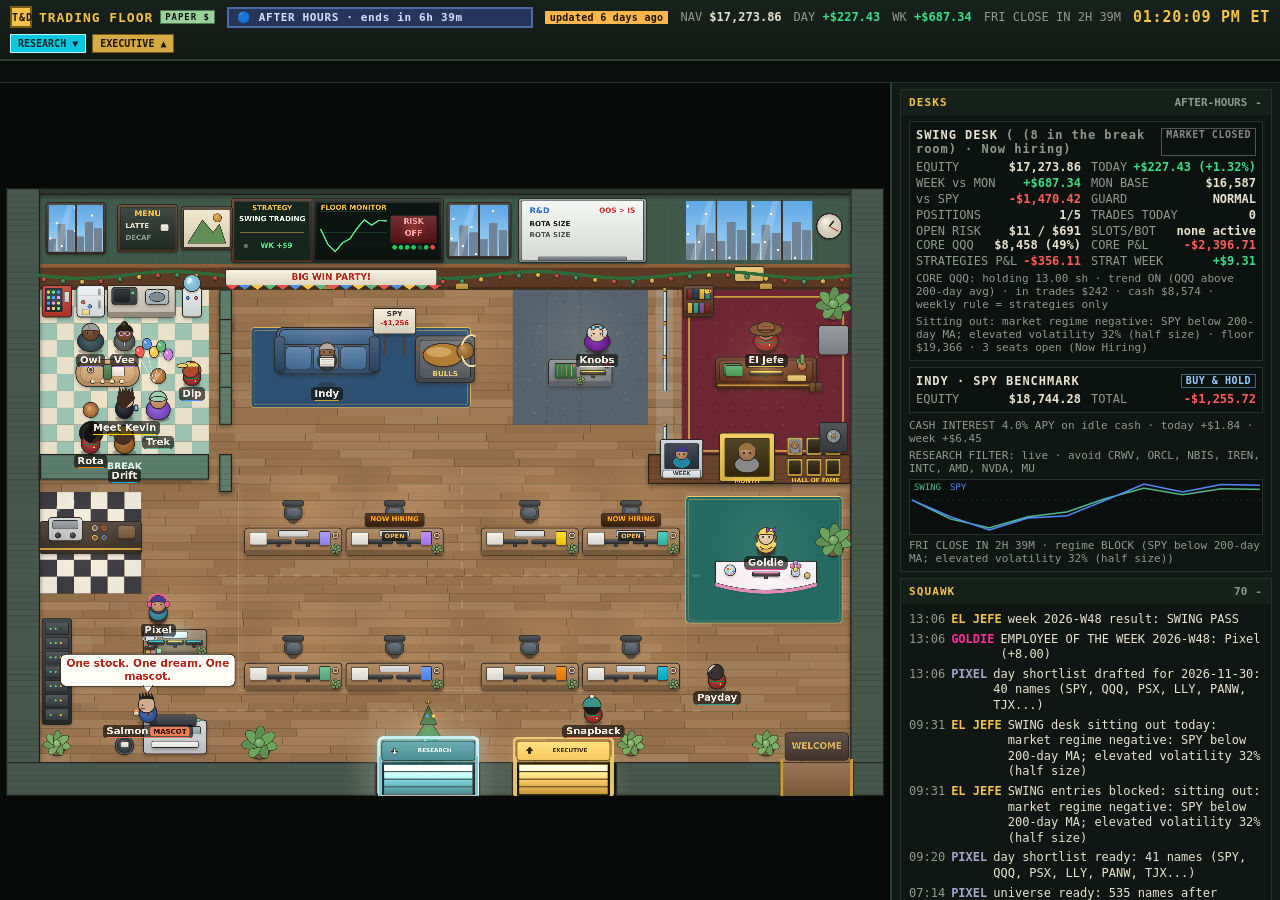
<file: index.html>
<!doctype html>
<html lang="en">
<head>
<script>/* deep link: #b1 or ?floor=b1 opens Research Inc. B1 */ if (location.hash.toLowerCase() === "#b1" || /[?&]floor=b1\b/i.test(location.search)) location.replace("b1.html"); addEventListener("hashchange", function () { if (location.hash.toLowerCase() === "#b1") location.replace("b1.html"); });</script>
<meta charset="utf-8">
<meta name="viewport" content="width=device-width,initial-scale=1,viewport-fit=cover">
<meta name="theme-color" content="#0d1210">
<meta name="apple-mobile-web-app-capable" content="yes">
<meta name="mobile-web-app-capable" content="yes">
<meta name="apple-mobile-web-app-status-bar-style" content="black-translucent">
<link rel="icon" href="data:,">
<link rel="stylesheet" href="elevator_glow.css?v=glow1">
<title>Tendies and Dip - Trading Floor (paper money)</title>
<style>
:root{--bg:#0d1210;--panel:#121a17;--line:#24332c;--ink:#e8e2cf;--dim:#8f9a8f;--gold:#f2c14e;--silver:#c9d1d9;--up:#3ddc84;--dn:#ff5c5c;--amber:#ffb84d;
  --mono:ui-monospace,"SF Mono",Menlo,Consolas,"DejaVu Sans Mono","Liberation Mono",monospace}
*{box-sizing:border-box}
html,body{margin:0;background:var(--bg);color:var(--ink);font-family:var(--mono);font-size:12px;-webkit-text-size-adjust:100%}
a{color:var(--gold)}
#top{position:sticky;top:0;z-index:20;display:flex;flex-wrap:wrap;align-items:center;gap:6px 12px;padding:6px 10px;
  padding-top:max(6px,env(safe-area-inset-top));padding-left:max(10px,env(safe-area-inset-left));padding-right:max(10px,env(safe-area-inset-right));
  background:linear-gradient(#18221d,#111915);border-bottom:2px solid #2d3f35}
.brand{display:flex;align-items:center;gap:7px;font-weight:800;letter-spacing:.08em;white-space:nowrap}
.logo{display:inline-grid;place-items:center;width:22px;height:22px;background:var(--gold);color:#1a1205;border:2px solid #7a5a12;font-size:10px;font-weight:900}
.brand b{color:var(--gold);font-size:13px}
.paper{font-size:9px;color:#111;background:#9ad19a;padding:1px 4px;border:1px solid #4c7a4c}
.pill{font-weight:800;letter-spacing:.06em;padding:2px 8px;border:2px solid;font-size:11px;white-space:nowrap}
.pill.live{color:#fff;background:#1a7a3c;border-color:#3ddc84}.pill.pre{color:#1b1200;background:var(--amber);border-color:#ffe0a3}
.pill.after{color:#cfe1ff;background:#26365a;border-color:#4c6aa8}.pill.closed{color:#bbb;background:#2a2a2a;border-color:#555}
#mkt{flex:1 1 auto;min-width:0;max-width:100%;overflow:hidden;text-overflow:ellipsis}
.age{font-size:10px;color:#9fb8a8;white-space:nowrap;letter-spacing:.03em}.age.stale{color:#1b1200;background:#ffb74d;padding:1px 5px;font-weight:800}
.stats{display:flex;gap:12px;flex-wrap:wrap;color:var(--dim);white-space:nowrap}.stats b{color:var(--ink)}
#clock{margin-left:auto;font-weight:800;font-size:15px;color:var(--gold);letter-spacing:.05em;white-space:nowrap}
.up{color:var(--up)!important}.dn{color:var(--dn)!important}.mut{color:var(--dim)}
#ticker{overflow:hidden;white-space:nowrap;background:#0a0f0d;border-bottom:1px solid var(--line);height:22px;line-height:22px;font-weight:700}
#tickInner{display:inline-block;padding-left:100%;animation:tick 60s linear infinite}
#tickInner span{margin-right:22px}
@keyframes tick{from{transform:translateX(0)}to{transform:translateX(-100%)}}
#main{display:block}
#floorWrap{position:relative;background:#070a09;display:flex;justify-content:center;align-items:center;overflow:hidden}
#floorWrap.zoomed{justify-content:flex-start;overflow-x:auto;-webkit-overflow-scrolling:touch}
#cv{display:block;image-rendering:pixelated;image-rendering:crisp-edges;touch-action:manipulation;cursor:pointer;flex:none}
#floorBtns{position:static;display:flex;flex-wrap:wrap;align-items:center;gap:6px;flex:0 0 auto}   /* floor + zoom buttons live in the header now: nothing overlays the scene */
#floorBtns button{font:inherit;font-size:10px;font-weight:800;color:var(--ink);background:#1b2722cc;border:1px solid #3a5045;padding:3px 7px}
#panel{background:var(--panel);padding:6px 8px 20px;padding-left:max(8px,env(safe-area-inset-left));padding-right:max(8px,env(safe-area-inset-right));
  padding-bottom:max(20px,env(safe-area-inset-bottom))}
details{border:1px solid var(--line);background:#0f1613;margin:0 0 6px}
summary{cursor:pointer;list-style:none;padding:6px 8px;font-weight:800;letter-spacing:.1em;color:var(--gold);background:#16201b;display:flex;justify-content:space-between;align-items:center;font-size:11px}
summary::-webkit-details-marker{display:none}
summary::after{content:"+";color:var(--dim)}details[open]>summary::after{content:"-"}
summary .cnt{color:var(--dim);font-weight:600;letter-spacing:0;margin-left:auto;margin-right:8px}
.sec{padding:6px 8px}
.desk{border:1px solid var(--line);padding:6px;margin-bottom:6px;background:#0c120f}
.desk h4{margin:0 0 4px;display:flex;justify-content:space-between;font-size:12px;letter-spacing:.08em}
.grid2{display:grid;grid-template-columns:1fr 1fr;gap:2px 10px}
.kv{display:flex;justify-content:space-between;gap:6px;white-space:nowrap}.kv span:first-child{color:var(--dim)}
.badge{display:inline-block;padding:0 4px;font-size:10px;font-weight:800;border:1px solid;letter-spacing:.05em;white-space:nowrap}
.b-trade{color:#0b1;border-color:#2a6}.b-sit{color:var(--amber);border-color:#a77a2a}.b-bench{color:#ff8a8a;border-color:#a44}
.b-hold{color:#9cf;border-color:#468}.b-home{color:#888;border-color:#555}.b-act{color:var(--up);border-color:#2a6}
.gate{margin-top:4px;color:var(--dim);font-size:11px}
canvas.spark{width:100%;height:56px;display:block;background:#0a0f0d;border:1px solid var(--line);margin-top:4px}
.row{display:flex;gap:6px;align-items:center;padding:3px 0;border-bottom:1px dotted #1f2b25}
.row:last-child{border-bottom:0}
.sw{width:10px;height:10px;flex:none;border:1px solid #000}
.nm{font-weight:800;min-width:56px}
.grow{flex:1;min-width:0;overflow:hidden;text-overflow:ellipsis;white-space:nowrap}
.r{text-align:right;white-space:nowrap}
.sq{display:flex;gap:6px;padding:2px 0;line-height:1.3}.sq .t{color:var(--dim);flex:none}.sq .w{font-weight:800;flex:none}.sq .m{flex:1;min-width:0}
.sq.amb{opacity:.55;font-style:italic}
table{width:100%;border-collapse:collapse}td,th{padding:2px 3px;text-align:left;white-space:nowrap}th{color:var(--dim);font-weight:600;border-bottom:1px solid var(--line)}
td.n,th.n{text-align:right}
.lb .row .rank{width:16px;color:var(--dim)}
.medal{display:inline-block;width:12px;height:12px;border-radius:50%;border:2px solid;vertical-align:-2px;margin-right:4px}
.medal.s{background:#dfe6ee;border-color:#8b97a5}.medal.g{background:#ffd54a;border-color:#a87b00}
.hof{display:flex;gap:6px;flex-wrap:wrap;margin-top:4px}.hof span{border:2px solid #a87b00;background:#2a210a;padding:1px 5px;color:var(--gold)}
.watch{color:#9fd3ff}
footer{color:var(--dim);font-size:10px;padding:8px 2px;line-height:1.5}
#card{position:fixed;z-index:50;left:50%;bottom:max(12px,env(safe-area-inset-bottom));transform:translateX(-50%);width:min(380px,calc(100vw - 20px));max-height:70vh;overflow:auto;
  background:#fbf3dc;color:#1d1a12;border:3px solid #1d1a12;box-shadow:5px 5px 0 #000;padding:10px 12px;font-size:12px;line-height:1.4}
#card.hidden{display:none}#card h3{margin:0 0 4px;font-size:15px}#card .x{position:absolute;right:8px;top:4px;font-weight:900;cursor:pointer;font-size:16px}
#card .mut{color:#6b6450}#card table th{color:#6b6450;border-color:#c9bd9a}
/* side by side on landscape / desktop */
@media (min-width:760px) and (min-aspect-ratio:1/1){
  html,body{height:100%;overflow:hidden}
  body{display:flex;flex-direction:column}
  #main{flex:1;min-height:0;display:grid;grid-template-columns:minmax(0,1fr) 390px}
  #floorWrap{height:100%}
  #panel{overflow-y:auto;border-left:2px solid #2d3f35;height:100%}
  #zoomBtn{display:none}
}
@media (max-width:520px){#top{gap:4px 10px}.stats{gap:9px;font-size:11px}#clock{font-size:13px}.brand b{font-size:12px}
  #mkt{flex:1 1 auto;font-size:10px;letter-spacing:.04em;white-space:nowrap;text-align:center}.age{font-size:9px}}
</style>
</head>
<body>
<header id="top">
  <div class="brand"><span class="logo">T&amp;D</span><b>TRADING FLOOR</b><span class="paper">PAPER $</span></div>
  <span id="mkt" class="pill closed" title="US stock market hours (ET)">CLOSED</span>
  <span id="age" class="age">loading...</span>
  <div class="stats"><span>NAV <b id="nav">-</b></span><span>DAY <b id="dpl">-</b></span><span>WK <b id="wpl">-</b></span><span id="fri" class="mut"></span></div>
  <span id="clock">--:--:-- ET</span>
  <div id="floorBtns"><button id="b1Btn" type="button" title="Stairs down to Research" style="color:#03262c;background:#00e5ffdd;border-color:#bff8ff">RESEARCH &#9660;</button><button id="phBtn" type="button" title="Stairs up to Executive" style="color:#1a1205;background:#f2c14edd;border-color:#7a5a12">EXECUTIVE &#9650;</button><button id="zoomBtn" type="button">ZOOM</button></div>
</header>
<div id="ticker"><div id="tickInner">loading tape...</div></div>
<div id="main">
  <section id="floorWrap"><canvas id="cv" width="416" height="288" aria-label="Trading floor"></canvas></section>
  <aside id="panel">
    <details open id="s-desks"><summary>DESKS <span class="cnt" id="c-desks"></span></summary><div class="sec" id="desks"></div></details>
    <details open id="s-squawk"><summary>SQUAWK <span class="cnt" id="c-squawk"></span></summary><div class="sec" id="squawk"></div></details>
    <details open id="s-chat"><summary>OFFICE CHATTER <span class="cnt" id="c-chat"></span></summary><div class="sec" id="chat"></div></details>
    <details open id="s-ri"><summary>RESEARCH INC. (FLOOR BELOW) <span class="cnt" id="c-ri"></span></summary><div class="sec" id="ri"></div></details>
    <details open id="s-roster"><summary>ROSTER <span class="cnt" id="c-roster"></span></summary><div class="sec" id="roster"></div></details>
    <details open id="s-uni"><summary>UNIVERSE <span class="cnt" id="c-uni"></span></summary><div class="sec" id="uni"></div></details>
    <details open id="s-pos"><summary>POSITIONS &amp; WATCHLIST <span class="cnt" id="c-pos"></span></summary><div class="sec" id="pos"></div></details>
    <details open id="s-trades"><summary>RECENT TRADES <span class="cnt" id="c-trades"></span></summary><div class="sec" id="trades"></div></details>
    <details open id="s-awards"><summary>AWARDS & PROMOTIONS</summary><div class="sec lb" id="awards"></div></details>
    <details id="s-rd"><summary>R&amp;D: KNOBS + QUALIFICATION</summary><div class="sec" id="rd"></div></details>
    <footer><a id="b1Link" href="b1.html?v=exec5" style="color:#00e5ff;font-weight:800">&#9660; Research</a> &middot; <a id="phLink" href="top.html?v=exec5" style="color:#f2c14e;font-weight:800">&#9650; Executive</a> &middot; Simulated money only. Deterministic engine, zero tokens; this page just reads <code>state.json</code> (every 3 s live, every ~45 s on the always-on github.io copy).
      <br><span id="upd"></span></footer>
  </aside>
</div>
<div id="card" class="hidden"><span class="x" id="cardX">&times;</span><div id="cardBody"></div></div>
<script src="promo.js?v=promo1"></script>
<script src="floor2d.js?v=exec5"></script>
<script src="social.js?v=pelosi1"></script>
<script src="seasons.js?v=pelosi1"></script>
<script src="universe_panel.js?v=deskb1"></script>
<script src="rim_common.js?v=pelosi1"></script>
<script src="rim_floor.js?v=exec5"></script>
<script src="office_life.js?v=h2"></script>
<script src="exec_clock.js?v=pelosi1"></script>
<script src="exec_main.js?v=exec5"></script>
<script src="salmon.js?v=salmon2"></script>
</body>
</html>
</file>
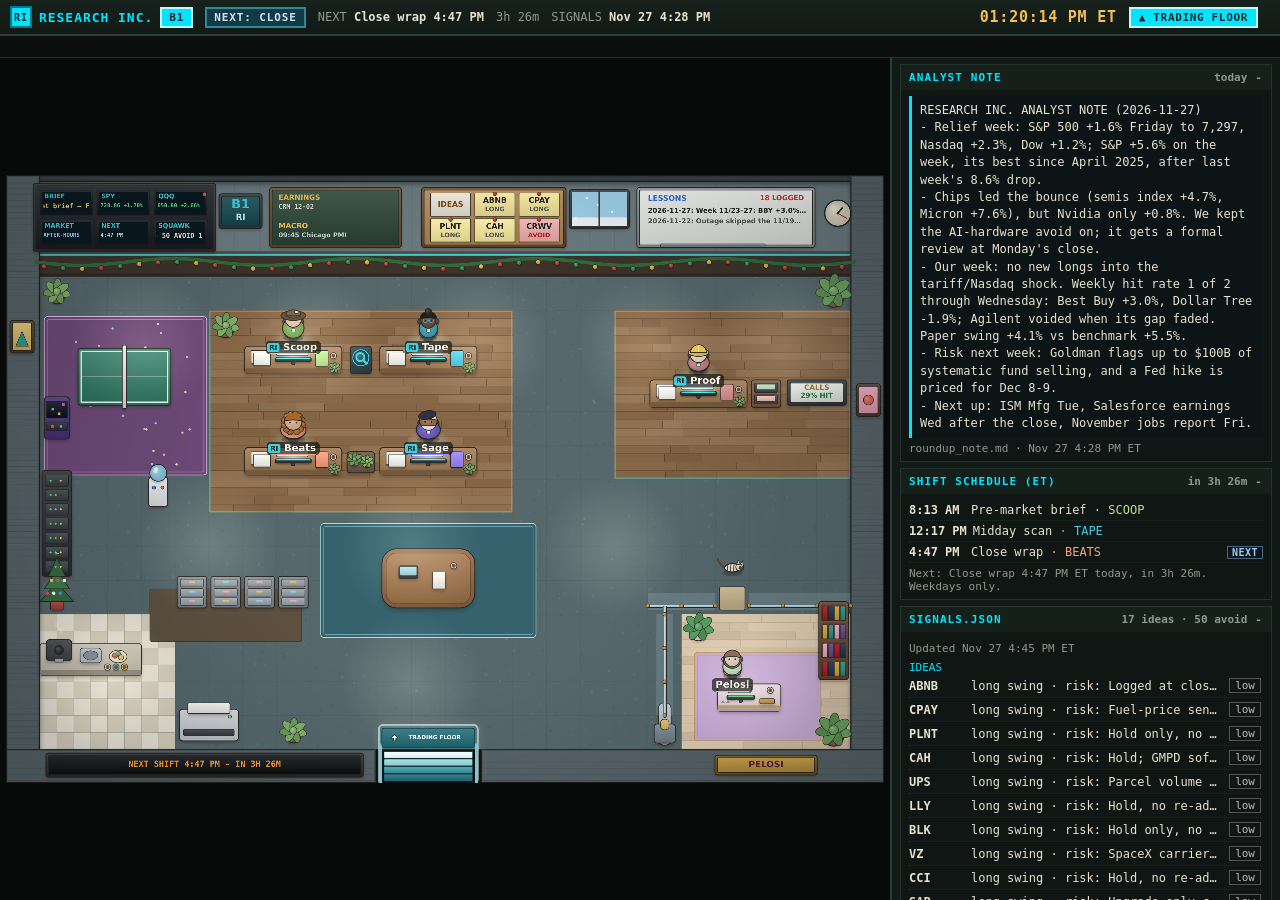
<file: b1.html>
<!doctype html>
<html lang="en">
<head>
<meta charset="utf-8">
<meta name="viewport" content="width=device-width,initial-scale=1,viewport-fit=cover">
<meta name="theme-color" content="#0b1214">
<meta name="apple-mobile-web-app-capable" content="yes">
<meta name="mobile-web-app-capable" content="yes">
<meta name="apple-mobile-web-app-status-bar-style" content="black-translucent">
<link rel="icon" href="data:,">
<link rel="stylesheet" href="elevator_glow.css?v=glow1">
<title>Research Inc. - B1 (one floor below the trading floor)</title>
<style>
:root{--bg:#0d1210;--panel:#121a17;--line:#24332c;--ink:#e8e2cf;--dim:#8f9a8f;--gold:#f2c14e;--silver:#c9d1d9;--up:#3ddc84;--dn:#ff5c5c;--amber:#ffb84d;
  --mono:ui-monospace,"SF Mono",Menlo,Consolas,"DejaVu Sans Mono","Liberation Mono",monospace}
*{box-sizing:border-box}
html,body{margin:0;background:var(--bg);color:var(--ink);font-family:var(--mono);font-size:12px;-webkit-text-size-adjust:100%}
a{color:var(--gold)}
#top{position:sticky;top:0;z-index:20;display:flex;flex-wrap:wrap;align-items:center;gap:6px 12px;padding:6px 10px;
  padding-top:max(6px,env(safe-area-inset-top));padding-left:max(10px,env(safe-area-inset-left));padding-right:max(10px,env(safe-area-inset-right));
  background:linear-gradient(#18221d,#111915);border-bottom:2px solid #2d3f35}
.brand{display:flex;align-items:center;gap:7px;font-weight:800;letter-spacing:.08em;white-space:nowrap}
.logo{display:inline-grid;place-items:center;width:22px;height:22px;background:var(--gold);color:#1a1205;border:2px solid #7a5a12;font-size:10px;font-weight:900}
.brand b{color:var(--gold);font-size:13px}
.paper{font-size:9px;color:#111;background:#9ad19a;padding:1px 4px;border:1px solid #4c7a4c}
.pill{font-weight:800;letter-spacing:.08em;padding:2px 7px;border:2px solid;font-size:11px;white-space:nowrap}
.pill.live{color:#fff;background:#c0202a;border-color:#ff6b6b}.pill.pre{color:#1b1200;background:var(--amber);border-color:#ffe0a3}
.pill.after{color:#cfe1ff;background:#26365a;border-color:#4c6aa8}.pill.closed{color:#bbb;background:#2a2a2a;border-color:#555}
.stats{display:flex;gap:12px;flex-wrap:wrap;color:var(--dim);white-space:nowrap}.stats b{color:var(--ink)}
#clock{margin-left:auto;font-weight:800;font-size:15px;color:var(--gold);letter-spacing:.05em;white-space:nowrap}
.up{color:var(--up)!important}.dn{color:var(--dn)!important}.mut{color:var(--dim)}
#ticker{overflow:hidden;white-space:nowrap;background:#0a0f0d;border-bottom:1px solid var(--line);height:22px;line-height:22px;font-weight:700}
#tickInner{display:inline-block;padding-left:100%;animation:tick 60s linear infinite}
#tickInner span{margin-right:22px}
@keyframes tick{from{transform:translateX(0)}to{transform:translateX(-100%)}}
#main{display:block}
#floorWrap{position:relative;background:#070a09;display:flex;justify-content:center;align-items:center;overflow:hidden}
#floorWrap.zoomed{justify-content:flex-start;overflow-x:auto;-webkit-overflow-scrolling:touch}
#cv{display:block;image-rendering:pixelated;image-rendering:crisp-edges;touch-action:manipulation;cursor:pointer;flex:none}
#floorBtns{position:static;display:flex;flex-wrap:wrap;align-items:center;gap:6px;flex:0 0 auto}   /* floor + zoom buttons live in the header now: nothing overlays the scene */
#floorBtns button{font:inherit;font-size:10px;font-weight:800;color:var(--ink);background:#1b2722cc;border:1px solid #3a5045;padding:3px 7px}
#panel{background:var(--panel);padding:6px 8px 20px;padding-left:max(8px,env(safe-area-inset-left));padding-right:max(8px,env(safe-area-inset-right));
  padding-bottom:max(20px,env(safe-area-inset-bottom))}
details{border:1px solid var(--line);background:#0f1613;margin:0 0 6px}
summary{cursor:pointer;list-style:none;padding:6px 8px;font-weight:800;letter-spacing:.1em;color:var(--gold);background:#16201b;display:flex;justify-content:space-between;align-items:center;font-size:11px}
summary::-webkit-details-marker{display:none}
summary::after{content:"+";color:var(--dim)}details[open]>summary::after{content:"-"}
summary .cnt{color:var(--dim);font-weight:600;letter-spacing:0;margin-left:auto;margin-right:8px}
.sec{padding:6px 8px}
.desk{border:1px solid var(--line);padding:6px;margin-bottom:6px;background:#0c120f}
.desk h4{margin:0 0 4px;display:flex;justify-content:space-between;font-size:12px;letter-spacing:.08em}
.grid2{display:grid;grid-template-columns:1fr 1fr;gap:2px 10px}
.kv{display:flex;justify-content:space-between;gap:6px;white-space:nowrap}.kv span:first-child{color:var(--dim)}
.badge{display:inline-block;padding:0 4px;font-size:10px;font-weight:800;border:1px solid;letter-spacing:.05em;white-space:nowrap}
.b-trade{color:#0b1;border-color:#2a6}.b-sit{color:var(--amber);border-color:#a77a2a}.b-bench{color:#ff8a8a;border-color:#a44}
.b-hold{color:#9cf;border-color:#468}.b-home{color:#888;border-color:#555}.b-act{color:var(--up);border-color:#2a6}
.gate{margin-top:4px;color:var(--dim);font-size:11px}
canvas.spark{width:100%;height:56px;display:block;background:#0a0f0d;border:1px solid var(--line);margin-top:4px}
.row{display:flex;gap:6px;align-items:center;padding:3px 0;border-bottom:1px dotted #1f2b25}
.row:last-child{border-bottom:0}
.sw{width:10px;height:10px;flex:none;border:1px solid #000}
.nm{font-weight:800;min-width:56px}
.grow{flex:1;min-width:0;overflow:hidden;text-overflow:ellipsis;white-space:nowrap}
.r{text-align:right;white-space:nowrap}
.sq{display:flex;gap:6px;padding:2px 0;line-height:1.3}.sq .t{color:var(--dim);flex:none}.sq .w{font-weight:800;flex:none}.sq .m{flex:1;min-width:0}
.sq.amb{opacity:.55;font-style:italic}
table{width:100%;border-collapse:collapse}td,th{padding:2px 3px;text-align:left;white-space:nowrap}th{color:var(--dim);font-weight:600;border-bottom:1px solid var(--line)}
td.n,th.n{text-align:right}
.lb .row .rank{width:16px;color:var(--dim)}
.medal{display:inline-block;width:12px;height:12px;border-radius:50%;border:2px solid;vertical-align:-2px;margin-right:4px}
.medal.s{background:#dfe6ee;border-color:#8b97a5}.medal.g{background:#ffd54a;border-color:#a87b00}
.hof{display:flex;gap:6px;flex-wrap:wrap;margin-top:4px}.hof span{border:2px solid #a87b00;background:#2a210a;padding:1px 5px;color:var(--gold)}
.watch{color:#9fd3ff}
footer{color:var(--dim);font-size:10px;padding:8px 2px;line-height:1.5}
#card{position:fixed;z-index:50;left:50%;bottom:max(12px,env(safe-area-inset-bottom));transform:translateX(-50%);width:min(380px,calc(100vw - 20px));max-height:70vh;overflow:auto;
  background:#fbf3dc;color:#1d1a12;border:3px solid #1d1a12;box-shadow:5px 5px 0 #000;padding:10px 12px;font-size:12px;line-height:1.4}
#card.hidden{display:none}#card h3{margin:0 0 4px;font-size:15px}#card .x{position:absolute;right:8px;top:4px;font-weight:900;cursor:pointer;font-size:16px}
#card .mut{color:#6b6450}#card table th{color:#6b6450;border-color:#c9bd9a}
/* side by side on landscape / desktop */
@media (min-width:760px) and (min-aspect-ratio:1/1){
  html,body{height:100%;overflow:hidden}
  body{display:flex;flex-direction:column}
  #main{flex:1;min-height:0;display:grid;grid-template-columns:minmax(0,1fr) 390px}
  #floorWrap{height:100%}
  #panel{overflow-y:auto;border-left:2px solid #2d3f35;height:100%}
  #zoomBtn{display:none}
}
@media (max-width:520px){#top{gap:4px 10px}.stats{gap:9px;font-size:11px}#clock{font-size:13px}.brand b{font-size:12px}}

/* ---- Research Inc. B1 additions (cyan RI accent) */
:root{--ri:#00e5ff}
#upBtn2{display:none}   /* header already has the ▲ TRADING FLOOR link; the duplicate stays in the DOM for b1.js */
.logo.ri{background:var(--ri);color:#03262c;border-color:#007a88}
.brand b.ri{color:var(--ri)}
.pill.b1{color:#03262c;background:var(--ri);border-color:#bff8ff}
.pill.shift{color:#cfe1ff;background:#123a44;border-color:#2a8a99}
summary{color:var(--ri)}
.upbtn{font:inherit;font-weight:800;font-size:11px;letter-spacing:.06em;color:#03262c;background:var(--ri);border:2px solid #bff8ff;padding:2px 8px;cursor:pointer;white-space:nowrap;text-decoration:none}
#floorBtns button.up{color:#03262c;background:#00e5ffdd;border-color:#bff8ff}
#floorBtns #upBtn2.up{color:#03262c!important}   /* beat the global .up green so the label reads on cyan (WCAG AA) */
.note{white-space:pre-wrap;line-height:1.45;background:#0c1416;border-left:3px solid var(--ri);padding:6px 8px}
.chip{display:inline-block;padding:0 5px;margin:1px 2px 1px 0;border:1px solid #2a5a62;color:#bff8ff;font-size:11px}
.chip.av{border-color:#a44;color:#ff9a9a}.chip.h{border-color:#2a6;color:#7ee2a8}.chip.m{border-color:#a77a2a;color:var(--amber)}.chip.l{border-color:#555;color:#bbb}
.brief{border:1px solid var(--line);padding:5px 6px;margin-bottom:5px;cursor:pointer;background:#0c1210}
.brief:hover{border-color:var(--ri)}
.brief .hd{font-weight:800;color:var(--ink)}.brief .pv{color:var(--dim);white-space:nowrap;overflow:hidden;text-overflow:ellipsis}
.oc{font-weight:800;font-size:10px;padding:0 4px;border:1px solid}.oc.open{color:#9cf;border-color:#468}.oc.hit{color:var(--up);border-color:#2a6}.oc.miss{color:var(--dn);border-color:#a44}.oc.other{color:#bbb;border-color:#555}
.empty{color:var(--dim);font-style:italic}
.wrap{white-space:normal}
#modal{position:fixed;inset:0;z-index:60;background:rgba(0,0,0,.6);display:flex;align-items:center;justify-content:center;padding:10px}
#modal.hidden{display:none}
#modalBox{background:#fbf3dc;color:#1d1a12;border:3px solid #1d1a12;box-shadow:5px 5px 0 #000;width:min(720px,100%);max-height:86vh;display:flex;flex-direction:column}
#modalHd{display:flex;justify-content:space-between;align-items:center;padding:6px 10px;border-bottom:2px solid #1d1a12;font-weight:800}
#modalHd .x{cursor:pointer;font-size:18px;font-weight:900}
#modalBody{margin:0;padding:10px 12px;overflow:auto;white-space:pre-wrap;word-break:break-word;font:12px/1.5 var(--mono)}
#fade{position:fixed;inset:0;z-index:80;background:#05080a;display:flex;align-items:center;justify-content:center;flex-direction:column;gap:8px;color:var(--ri);font-weight:900;letter-spacing:.15em;font-size:15px;opacity:1;transition:opacity .45s;pointer-events:none}
#fade.off{opacity:0}
#fade small{color:#7fbfc8;font-size:11px;letter-spacing:.1em}
</style>
</head>
<body>
<div id="fade"><span>B1 &middot; RESEARCH INC.</span><small>ONE FLOOR BELOW THE TRADING FLOOR</small></div>
<header id="top">
  <div class="brand"><span class="logo ri">RI</span><b class="ri">RESEARCH INC.</b><span class="pill b1">B1</span></div>
  <span id="shiftPill" class="pill shift">SHIFTS</span>
  <div class="stats"><span>NEXT <b id="nextShift">-</b></span><span id="countdown" class="mut"></span><span>SIGNALS <b id="sigUpd">-</b></span></div>
  <span id="clock">--:--:-- ET</span>
  <a class="upbtn" id="upBtn" href="index.html?v=exec5">&#9650; TRADING FLOOR</a>
  <div id="floorBtns"><button id="upBtn2" class="up" type="button">TRADING &#9650;</button><button id="zoomBtn" type="button">ZOOM</button></div>
</header>
<div id="ticker"><div id="tickInner">loading tape...</div></div>
<div id="main">
  <section id="floorWrap"><canvas id="cv" width="416" height="288" aria-label="Research Inc. B1 office"></canvas></section>
  <aside id="panel">
    <details open id="s-note"><summary>ANALYST NOTE <span class="cnt" id="c-note"></span></summary><div class="sec" id="note"></div></details>
    <details open id="s-shifts"><summary>SHIFT SCHEDULE (ET) <span class="cnt" id="c-shifts"></span></summary><div class="sec" id="shifts"></div></details>
    <details open id="s-signals"><summary>SIGNALS.JSON <span class="cnt" id="c-signals"></span></summary><div class="sec" id="signals"></div></details>
    <details open id="s-briefs"><summary>LATEST BRIEFS <span class="cnt" id="c-briefs"></span></summary><div class="sec" id="briefs"></div></details>
    <details open id="s-squawk"><summary>B1 SQUAWK <span class="cnt" id="c-squawk"></span></summary><div class="sec" id="squawk"></div></details>
    <details open id="s-staff"><summary>STAFF <span class="cnt" id="c-staff"></span></summary><div class="sec" id="staff"></div></details>
    <details open id="s-calls"><summary>CALLS BOARD <span class="cnt" id="c-calls"></span></summary><div class="sec" id="calls"></div></details>
    <details open id="s-lessons"><summary>LESSONS (PROOF'S WHITEBOARD) <span class="cnt" id="c-lessons"></span></summary><div class="sec" id="lessons"></div></details>
    <details id="s-cov"><summary>WATCHLIST COVERAGE <span class="cnt" id="c-cov"></span></summary><div class="sec" id="cov"></div></details>
    <footer>Research Inc. reads its own files through read-only endpoints. Nothing here places trades.
      <br><a href="index.html?v=exec5">&#9650; Trading Floor</a> &middot; deep link: <code>b1.html</code> or <code>/#b1</code> &middot; <span id="upd"></span></footer>
  </aside>
</div>
<div id="card" class="hidden"><span class="x" id="cardX">&times;</span><div id="cardBody"></div></div>
<div id="modal" class="hidden"><div id="modalBox"><div id="modalHd"><span id="modalTitle"></span><span class="x" id="modalX">&times;</span></div><pre id="modalBody"></pre></div></div>
<script src="b1.js?v=exec5"></script>
<script src="exec_clock.js?v=pelosi1"></script>
<script src="b1_nancy.js?v=pelosi1"></script>
<script src="seasons.js?v=pelosi1"></script>
<script src="rim_common.js?v=pelosi1"></script>
<script src="rim_b1.js?v=pelosi1"></script>
<script src="office_life.js?v=h2"></script>
<script src="exec_b1.js?v=pelosi1"></script>
</body>
</html>
</file>
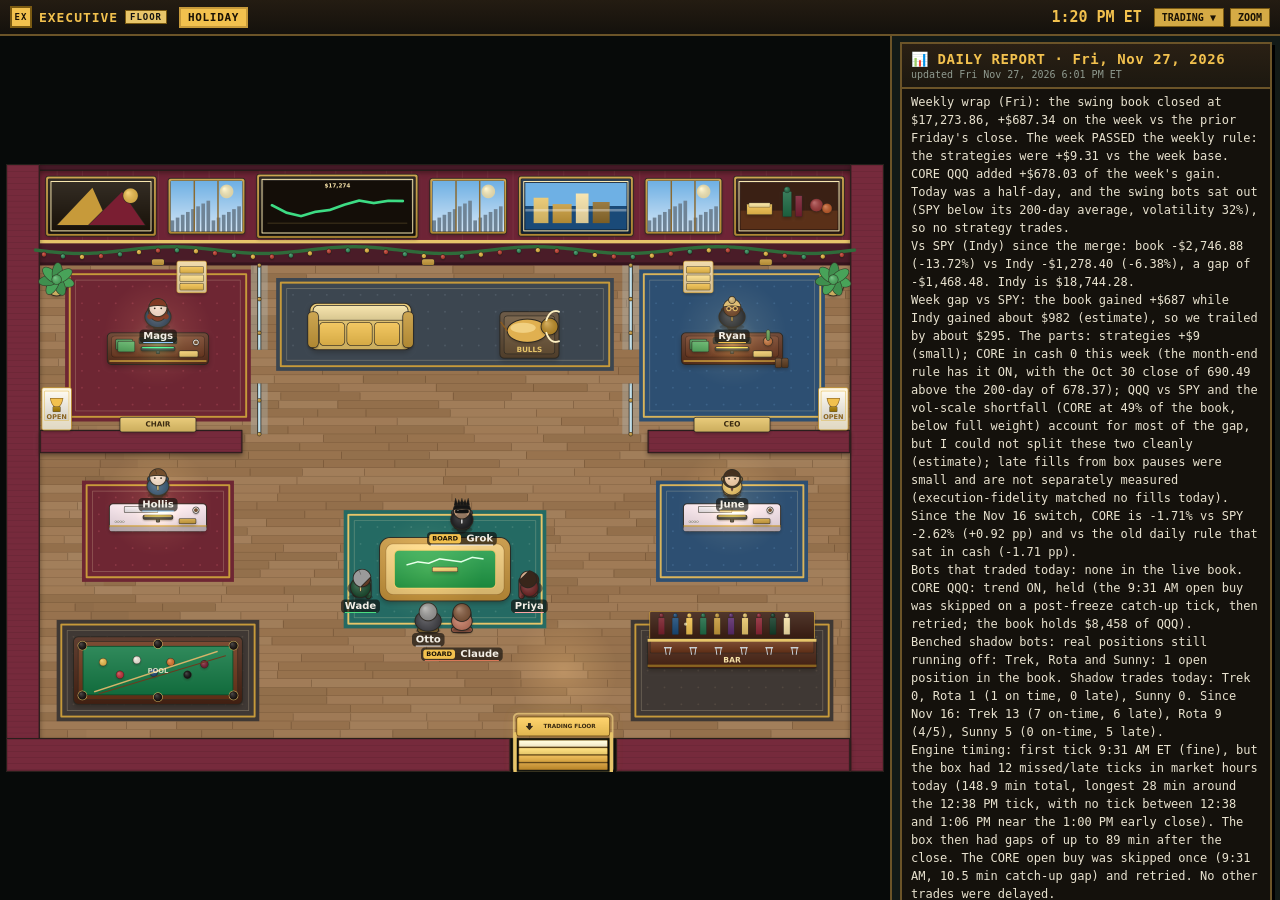
<file: penthouse.html>
<!doctype html>
<html lang="en">
<head>
<meta charset="utf-8">
<meta name="viewport" content="width=device-width,initial-scale=1">
<meta http-equiv="refresh" content="0;url=top.html?v=exec5">
<title>Executive - Tendies and Dip</title>
<script>location.replace("top.html?v=exec5");</script>
</head>
<body style="background:#100e0a;color:#f2c14e;font-family:sans-serif;padding:24px">
<p>This floor moved.</p>
<p><a href="top.html?v=exec5" style="color:#f2c14e;font-weight:800">Open the executive floor</a></p>
</body>
</html>
</file>
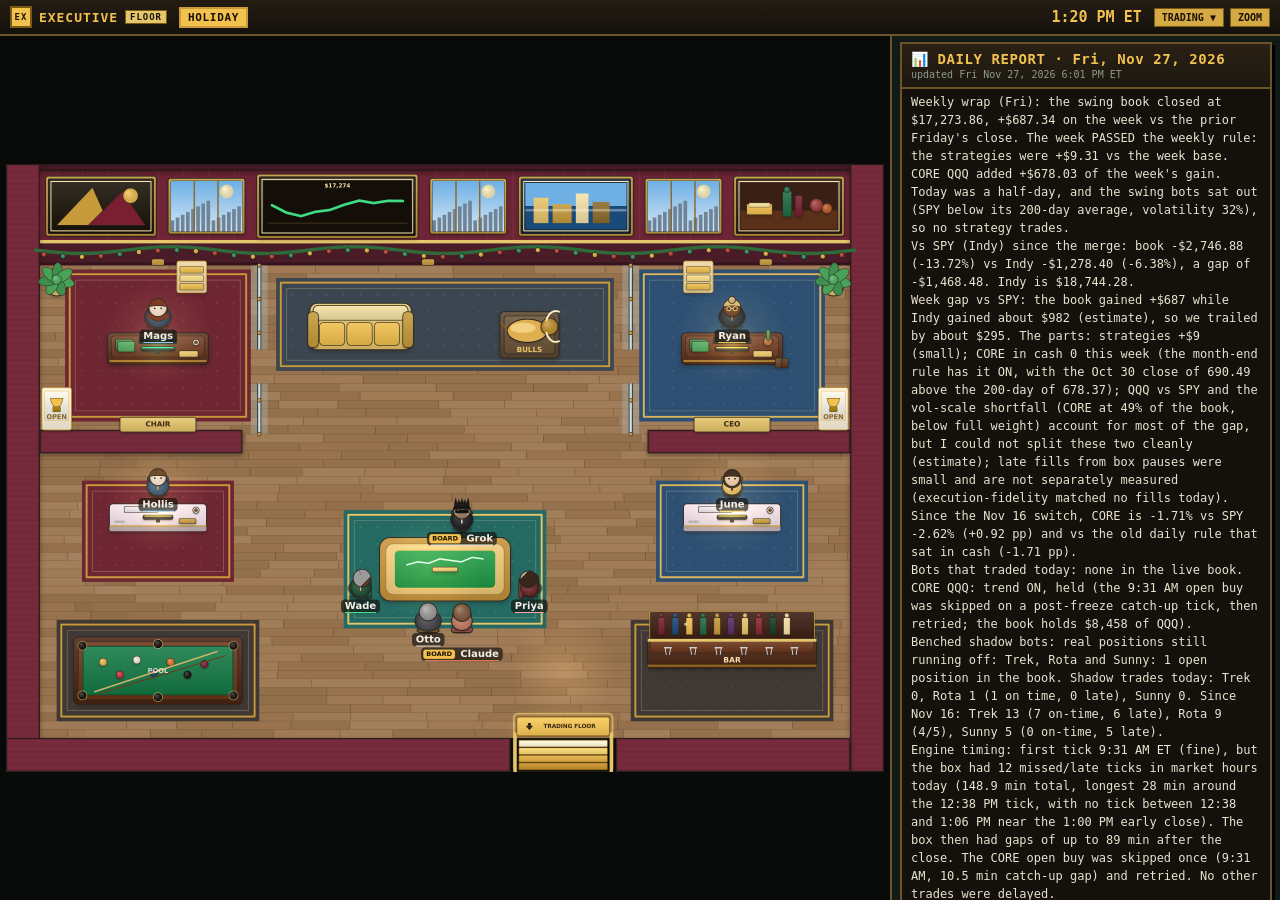
<file: top.html>
<!doctype html>
<html lang="en">
<head>
<meta charset="utf-8">
<meta name="viewport" content="width=device-width,initial-scale=1,viewport-fit=cover">
<meta name="theme-color" content="#14110c">
<meta name="apple-mobile-web-app-capable" content="yes">
<meta name="mobile-web-app-capable" content="yes">
<meta name="apple-mobile-web-app-status-bar-style" content="black-translucent">
<link rel="icon" href="data:,">
<link rel="stylesheet" href="elevator_glow.css?v=glow1">
<title>Executive - Tendies and Dip</title>
<style>
:root{--bg:#0d1210;--panel:#121a17;--line:#24332c;--ink:#e8e2cf;--dim:#8f9a8f;--gold:#f2c14e;--up:#3ddc84;--dn:#ff5c5c;
  --mono:ui-monospace,"SF Mono",Menlo,Consolas,"DejaVu Sans Mono","Liberation Mono",monospace}
*{box-sizing:border-box}
html,body{margin:0;background:var(--bg);color:var(--ink);font-family:var(--mono);font-size:12px;-webkit-text-size-adjust:100%}
a{color:var(--gold)}
#top{position:sticky;top:0;z-index:20;display:flex;flex-wrap:wrap;align-items:center;gap:6px 12px;padding:6px 10px;
  padding-top:max(6px,env(safe-area-inset-top));background:linear-gradient(#241c12,#14110c);border-bottom:2px solid #6b5428}
.brand{display:flex;align-items:center;gap:7px;font-weight:800;letter-spacing:.08em}
.logo{display:inline-grid;place-items:center;width:22px;height:22px;background:var(--gold);color:#1a1205;border:2px solid #7a5a12;font-size:9px;font-weight:900}
.brand b{color:var(--gold);font-size:13px}
.paper{font-size:9px;color:#111;background:#e7c56a;padding:1px 4px;border:1px solid #7a5a12}
#clock{margin-left:auto;font-weight:800;font-size:15px;color:var(--gold)}
.pill{font-weight:800;letter-spacing:.06em;padding:2px 7px;border:2px solid #c79a3a;color:#1a1205;background:var(--gold);font-size:11px}
#main{display:block}
#floorWrap{position:relative;background:#070a09;display:flex;justify-content:center;align-items:center;overflow:hidden}
#floorWrap.zoomed{justify-content:flex-start;overflow-x:auto;-webkit-overflow-scrolling:touch}
#cv{display:block;image-rendering:auto;touch-action:manipulation;cursor:pointer;flex:none}
#floorBtns{position:static;display:flex;flex-wrap:wrap;align-items:center;gap:6px;flex:0 0 auto}   /* floor + zoom buttons live in the header now: nothing overlays the scene */
#floorBtns button,#floorBtns a{font:inherit;font-size:10px;font-weight:800;color:#1a1205;background:#f2c14edd;border:1px solid #7a5a12;padding:3px 7px;text-decoration:none}
#floorBtns a.b1{color:#03262c;background:#00e5ffdd;border-color:#0a6e78}
#panel{background:var(--panel);padding:6px 8px 20px}
details{border:1px solid var(--line);background:#0f1613;margin:0 0 6px}
summary{cursor:pointer;list-style:none;padding:6px 8px;font-weight:800;letter-spacing:.1em;color:var(--gold);background:#1c1810}
summary::-webkit-details-marker{display:none}
.sec{padding:6px 8px;line-height:1.45}
.row{display:flex;gap:6px;align-items:center;padding:3px 0;border-bottom:1px dotted #1f2b25}
.sw{width:10px;height:10px;flex:none;border:1px solid #000}
.nm{font-weight:800;min-width:64px}
.grow{flex:1;min-width:0}
.mut{color:var(--dim)}
.up{color:var(--up)}.dn{color:var(--dn)}
#rpt,#wk{border:2px solid #6b5428;background:#14110c;margin:0 0 8px;box-shadow:3px 3px 0 #000}
#rpt .rh,#wk .rh{display:flex;flex-wrap:wrap;align-items:baseline;gap:2px 10px;padding:7px 9px;background:linear-gradient(#2a2014,#1c1810);border-bottom:2px solid #6b5428}
#rpt .rh b,#wk .rh b{color:var(--gold);font-size:14px;letter-spacing:.04em}
#rpt .rh .mut,#wk .rh .mut{font-size:10px}
#rpt .rb,#wk .rb{padding:4px 9px 8px;line-height:1.5;font-size:12px;overflow-wrap:anywhere}
#rpt h4,#wk h4{margin:8px 0 2px;font-size:10px;letter-spacing:.12em;color:var(--gold)}
#rpt ul,#wk ul{margin:0;padding-left:15px}
#rpt li,#wk li{margin:1px 0}
#rpt .txt,#wk .txt{white-space:pre-wrap}
#rpt .sal,#wk .sal{margin-top:8px;padding:4px 6px;border:1px dashed #3a5a8a;color:#9cc3ff;font-size:11px}
#rpt .ft,#wk .ft{margin-top:6px;font-size:10px;color:var(--dim)}
#boardLog .bl-batch{border:1px solid var(--line);margin:4px 0;background:#121a17}
#boardLog .bl-batch>summary{font-size:11px;letter-spacing:.04em;background:#18140d}
#boardLog .bl-it{padding:5px 8px;border-top:1px dotted #2a3a32;line-height:1.45;font-size:11px;overflow-wrap:anywhere}
#boardLog .bl-q{font-weight:800;color:var(--ink);margin-bottom:1px}
#boardLog .bl-b{display:inline-block;font-size:9px;font-weight:800;letter-spacing:.06em;border:1px solid;padding:0 4px;margin-right:2px}
footer{color:var(--dim);font-size:10px;padding:8px 2px;line-height:1.5}
#card{position:fixed;z-index:50;left:50%;bottom:max(12px,env(safe-area-inset-bottom));transform:translateX(-50%);width:min(380px,calc(100vw - 20px));max-height:70vh;overflow:auto;
  background:#fbf3dc;color:#1d1a12;border:3px solid #1d1a12;box-shadow:5px 5px 0 #000;padding:10px 12px}
#card.hidden{display:none}
#card h3{margin:0 0 4px}
#card .x{position:absolute;right:8px;top:4px;font-weight:900;cursor:pointer}
@media (min-width:760px) and (min-aspect-ratio:1/1){
  html,body{height:100%;overflow:hidden}body{display:flex;flex-direction:column}
  #main{flex:1;min-height:0;display:grid;grid-template-columns:minmax(0,1fr) 390px}
  #floorWrap,#panel{height:100%}#panel{overflow:auto;border-left:2px solid #6b5428}
}
</style>
</head>
<body>
<header id="top">
  <div class="brand"><span class="logo">EX</span><b>EXECUTIVE</b><span class="paper">FLOOR</span></div>
  <span class="pill" id="themePill">EXECUTIVE</span>
  <span id="clock">--:-- ET</span>
  <div id="floorBtns"><a id="downBtn" href="index.html?v=exec5">TRADING &#9660;</a><button id="zoomBtn" type="button">ZOOM</button></div>
</header>
<div id="main">
  <section id="floorWrap"><canvas id="cv" width="416" height="288" aria-label="Executive floor"></canvas>
  </section>
  <aside id="panel">
    <section id="rpt" aria-label="Latest daily report"><div class="rh"><b id="rptTitle">&#128202; DAILY REPORT</b><span class="mut" id="rptUpd"></span></div><div class="rb" id="rptBody">loading...</div></section>
    <section id="wk" aria-label="Weekly reviews"><div class="rh"><b id="wkTitle">WEEKLY REVIEW</b><span class="mut" id="wkUpd"></span></div><div class="rb" id="wkBody">loading...</div></section>
    <details open id="boardLog"><summary>BOARD &middot; CLAUDE'S ADVICE</summary><div class="sec" id="boardLogBody">loading...</div></details>
    <details open><summary>TODAY</summary><div class="sec" id="agenda">loading...</div></details>
    <details open><summary>WHO'S HERE</summary><div class="sec" id="roster"></div></details>
    <details><summary>THE BOARD</summary><div class="sec" id="board"></div></details>
    <footer>Executive floor. Corner offices, secretaries out front, board in the middle. El Jefe meets Ryan. Pelosi meets Mags.
      <br><a href="index.html?v=exec5">&#9660; Trading Floor</a>
      <br><span id="upd"></span></footer>
  </aside>
</div>
<div id="card" class="hidden"><span class="x" id="cardX">&times;</span><div id="cardBody"></div></div>
<script src="promo.js?v=promo1"></script>
<script src="exec_clock.js?v=pelosi1"></script>
<script src="penthouse.js?v=board1"></script>
<script src="rim_common.js?v=board1"></script>
<script src="rim_penthouse.js?v=board1"></script>
<script src="daily_report_panel.js?v=rpt1"></script>
<script src="weekly_review_panel.js?v=wk1"></script>
<script src="board_panel.js?v=board1"></script>
</body>
</html>
</file>
<file: elevator_glow.css>
/* Floor-navigation buttons (stairs/elevator): gentle pulsing glow so they read as clickable. 2026-10-26.
   Same 1.8 s ease-in-out loop as the in-scene stairs (rim_common.js). Static glow with prefers-reduced-motion. */
@keyframes tdpNavPulse{0%,100%{box-shadow:0 0 3px 1px rgba(255,214,110,.45),0 0 0 0 rgba(255,255,255,0);filter:brightness(1)}
  50%{box-shadow:0 0 10px 3px rgba(255,214,110,.85),0 0 4px 1px rgba(255,255,255,.55);filter:brightness(1.18)}}
#phBtn,#b1Btn,#upBtn,#upBtn2,#downBtn{cursor:pointer;animation:tdpNavPulse 1.8s ease-in-out infinite}
#phBtn:hover,#b1Btn:hover,#upBtn:hover,#upBtn2:hover,#downBtn:hover,
#phBtn:active,#b1Btn:active,#upBtn:active,#upBtn2:active,#downBtn:active,
#phBtn:focus-visible,#b1Btn:focus-visible,#upBtn:focus-visible,#upBtn2:focus-visible,#downBtn:focus-visible{
  animation:none;box-shadow:0 0 14px 4px rgba(255,220,120,.95),0 0 6px 2px rgba(255,255,255,.8);filter:brightness(1.25)}
@media (prefers-reduced-motion:reduce){#phBtn,#b1Btn,#upBtn,#upBtn2,#downBtn{animation:none;box-shadow:0 0 7px 2px rgba(255,214,110,.7)}}
</file>
